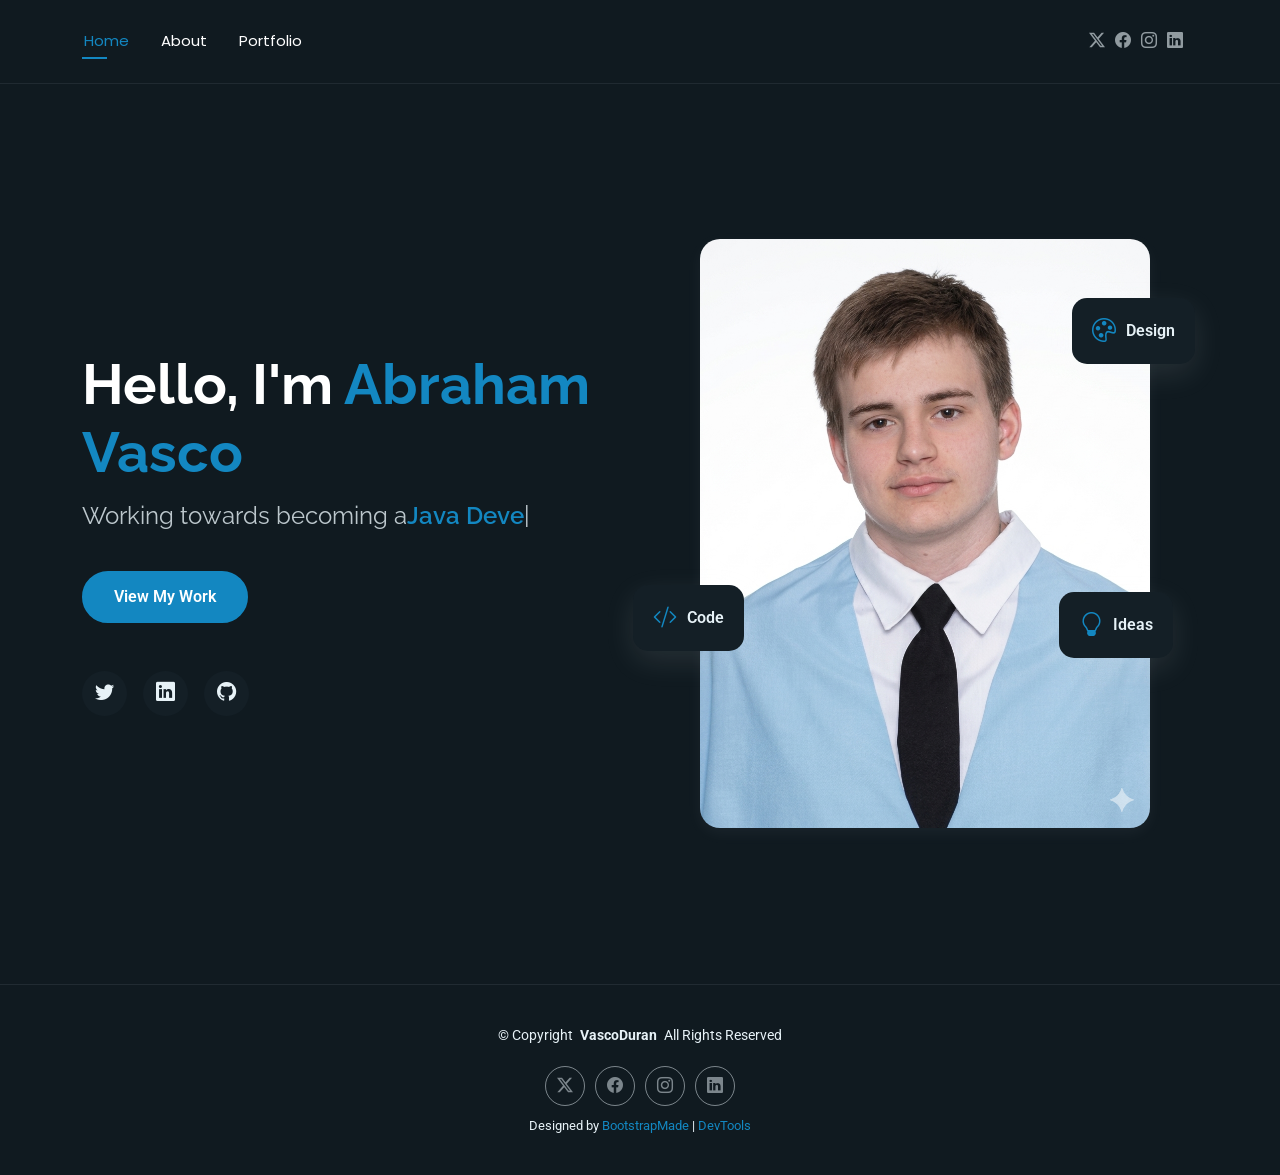
<file: index.html>
<!DOCTYPE html>
<html lang="en">

<head>
  <meta charset="utf-8">
  <meta content="width=device-width, initial-scale=1.0" name="viewport">
  <title>Main Page</title>
  <meta name="description" content="">
  <meta name="keywords" content="">

  <!-- Favicons -->
  <link href="assets/img/favicon.png" rel="icon">
  <link href="assets/img/apple-touch-icon.png" rel="apple-touch-icon">

  <!-- Fonts -->
  <link href="https://fonts.googleapis.com" rel="preconnect">
  <link href="https://fonts.gstatic.com" rel="preconnect" crossorigin>
  <link href="https://fonts.googleapis.com/css2?family=Roboto:ital,wght@0,100;0,300;0,400;0,500;0,700;0,900;1,100;1,300;1,400;1,500;1,700;1,900&family=Poppins:ital,wght@0,100;0,200;0,300;0,400;0,500;0,600;0,700;0,800;0,900;1,100;1,200;1,300;1,400;1,500;1,600;1,700;1,800;1,900&family=Raleway:ital,wght@0,100;0,200;0,300;0,400;0,500;0,600;0,700;0,800;0,900;1,100;1,200;1,300;1,400;1,500;1,600;1,700;1,800;1,900&display=swap" rel="stylesheet">

  <!-- Vendor CSS Files -->
  <link href="assets/vendor/bootstrap/css/bootstrap.min.css" rel="stylesheet">
  <link href="assets/vendor/bootstrap-icons/bootstrap-icons.css" rel="stylesheet">
  <link href="assets/vendor/aos/aos.css" rel="stylesheet">
  <link href="assets/vendor/swiper/swiper-bundle.min.css" rel="stylesheet">
  <link href="assets/vendor/glightbox/css/glightbox.min.css" rel="stylesheet">

  <!-- Main CSS File -->
  <link href="assets/css/main.css" rel="stylesheet">

  <!-- =======================================================
  * Template Name: FolioOne
  * Template URL: https://bootstrapmade.com/folioone-bootstrap-portfolio-website-template/
  * Updated: Aug 23 2025 with Bootstrap v5.3.7
  * Author: BootstrapMade.com
  * License: https://bootstrapmade.com/license/
  ======================================================== -->
</head>

<body class="index-page">

  <header id="header" class="header d-flex align-items-center light-background sticky-top">
    <div class="container position-relative d-flex align-items-center justify-content-between">
      <nav id="navmenu" class="navmenu">
        <ul>
          <li><a href="index.html" class="active">Home</a></li>
          <li><a href="about.html">About</a></li>
          <li><a href="portfolio.html">Portfolio</a></li>
        </ul>
        <i class="mobile-nav-toggle d-xl-none bi bi-list"></i>
      </nav>

      <div class="header-social-links">
        <a href="https://x.com/XVascoDuranX" class="twitter"><i class="bi bi-twitter-x"></i></a>
        <a href="https://www.facebook.com/abraham.vasco.520" class="facebook"><i class="bi bi-facebook"></i></a>
        <a href="https://www.instagram.com/xx_vascoduran_xx/" class="instagram"><i class="bi bi-instagram"></i></a>
        <a href="https://www.linkedin.com/in/abraham-vasco-duran-bb3618389/" class="linkedin"><i class="bi bi-linkedin"></i></a>
      </div>

    </div>
  </header>

  <main class="main">

    <!-- Hero Section -->
    <section id="hero" class="hero section">

      <div class="container" data-aos="fade-up" data-aos-delay="100">

        <div class="row gy-4 align-items-center">
          <div class="col-lg-6 order-2 order-lg-1">
            <div class="hero-content">
              <h1 data-aos="fade-up" data-aos-delay="200">Hello, I'm <span class="highlight">Abraham Vasco</span></h1>
              <h2 data-aos="fade-up" data-aos-delay="300">Working towards becoming a<span class="typed" data-typed-items="Java Developer, Python Developer, Web Applications Developer"></span></h2>              <p data-aos="fade-up" data-aos-delay="400"></p>
              <div class="hero-actions" data-aos="fade-up" data-aos-delay="500">
                <a href="portfolio.html" class="btn btn-primary">View My Work</a>
              </div>
              <div class="social-links" data-aos="fade-up" data-aos-delay="600">
                <a href="https://x.com/XVascoDuranX"><i class="bi bi-twitter"></i></a>
                <a href="https://www.linkedin.com/in/abraham-vasco-duran-bb3618389/"><i class="bi bi-linkedin"></i></a>
                <a href="https://github.com/XxVascoDuranxX"><i class="bi bi-github"></i></a>

              </div>
            </div>
          </div>
          <div class="col-lg-6 order-1 order-lg-2">
            <div class="hero-image" data-aos="zoom-in" data-aos-delay="300">
              <div class="image-wrapper">
                <img src="assets/img/profile/FotoMia.webp" alt="Abraham Vasco" class="img-fluid">
                <div class="floating-elements">
                  <div class="floating-card design" data-aos="fade-left" data-aos-delay="700">
                    <i class="bi bi-palette"></i>
                    <span>Design</span>
                  </div>
                  <div class="floating-card code" data-aos="fade-right" data-aos-delay="800">
                    <i class="bi bi-code-slash"></i>
                    <span>Code</span>
                  </div>
                  <div class="floating-card creativity" data-aos="fade-up" data-aos-delay="900">
                    <i class="bi bi-lightbulb"></i>
                    <span>Ideas</span>
                  </div>
                </div>
              </div>
            </div>
          </div>
        </div>

      </div>

    </section><!-- /Hero Section -->

  </main>

  <footer id="footer" class="footer">

    <div class="container">
      <div class="copyright text-center ">
        <p>© <span>Copyright</span> <strong class="px-1 sitename">VascoDuran</strong> <span>All Rights Reserved<br></span></p>
      </div>
      <div class="social-links d-flex justify-content-center">
        <a href="https://x.com/XVascoDuranX"><i class="bi bi-twitter-x"></i></a>
        <a href="https://www.facebook.com/abraham.vasco.520"><i class="bi bi-facebook"></i></a>
        <a href="https://www.instagram.com/xx_vascoduran_xx/"><i class="bi bi-instagram"></i></a>
        <a href="https://www.linkedin.com/in/abraham-vasco-duran-bb3618389/"><i class="bi bi-linkedin"></i></a>
      </div>
      <div class="credits">
        Designed by <a href="https://bootstrapmade.com/">BootstrapMade</a> | <a href="https://bootstrapmade.com/tools/">DevTools</a>
      </div>
    </div>

  </footer>

  <!-- Scroll Top -->
  <a href="#" id="scroll-top" class="scroll-top d-flex align-items-center justify-content-center"><i class="bi bi-arrow-up-short"></i></a>

  <!-- Preloader -->
  <div id="preloader"></div>

  <!-- Vendor JS Files -->
  <script src="assets/vendor/bootstrap/js/bootstrap.bundle.min.js"></script>
  <script src="assets/vendor/php-email-form/validate.js"></script>
  <script src="assets/vendor/aos/aos.js"></script>
  <script src="assets/vendor/typed.js/typed.umd.js"></script>
  <script src="assets/vendor/waypoints/noframework.waypoints.js"></script>
  <script src="assets/vendor/purecounter/purecounter_vanilla.js"></script>
  <script src="assets/vendor/swiper/swiper-bundle.min.js"></script>
  <script src="assets/vendor/imagesloaded/imagesloaded.pkgd.min.js"></script>
  <script src="assets/vendor/isotope-layout/isotope.pkgd.min.js"></script>
  <script src="assets/vendor/glightbox/js/glightbox.min.js"></script>

  <!-- Main JS File -->
  <script src="assets/js/main.js"></script>

</body>

</html>
</file>
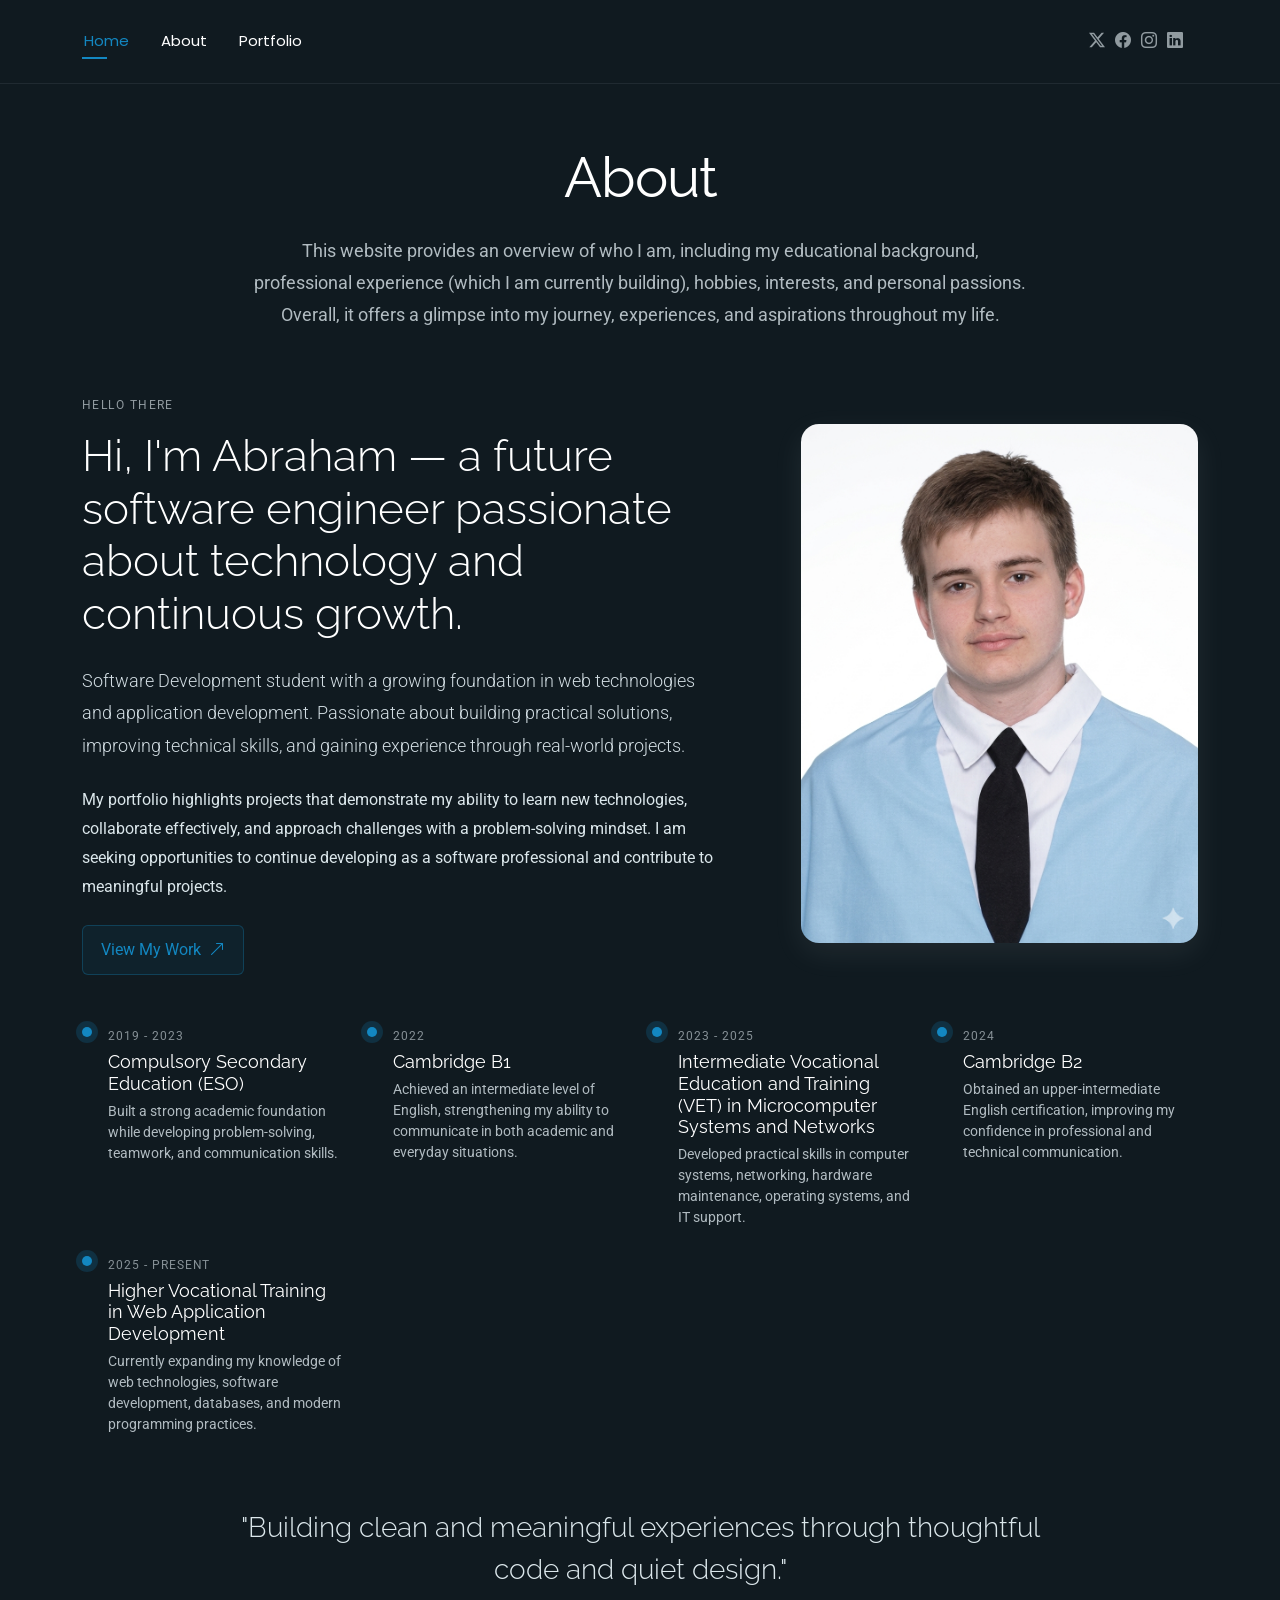
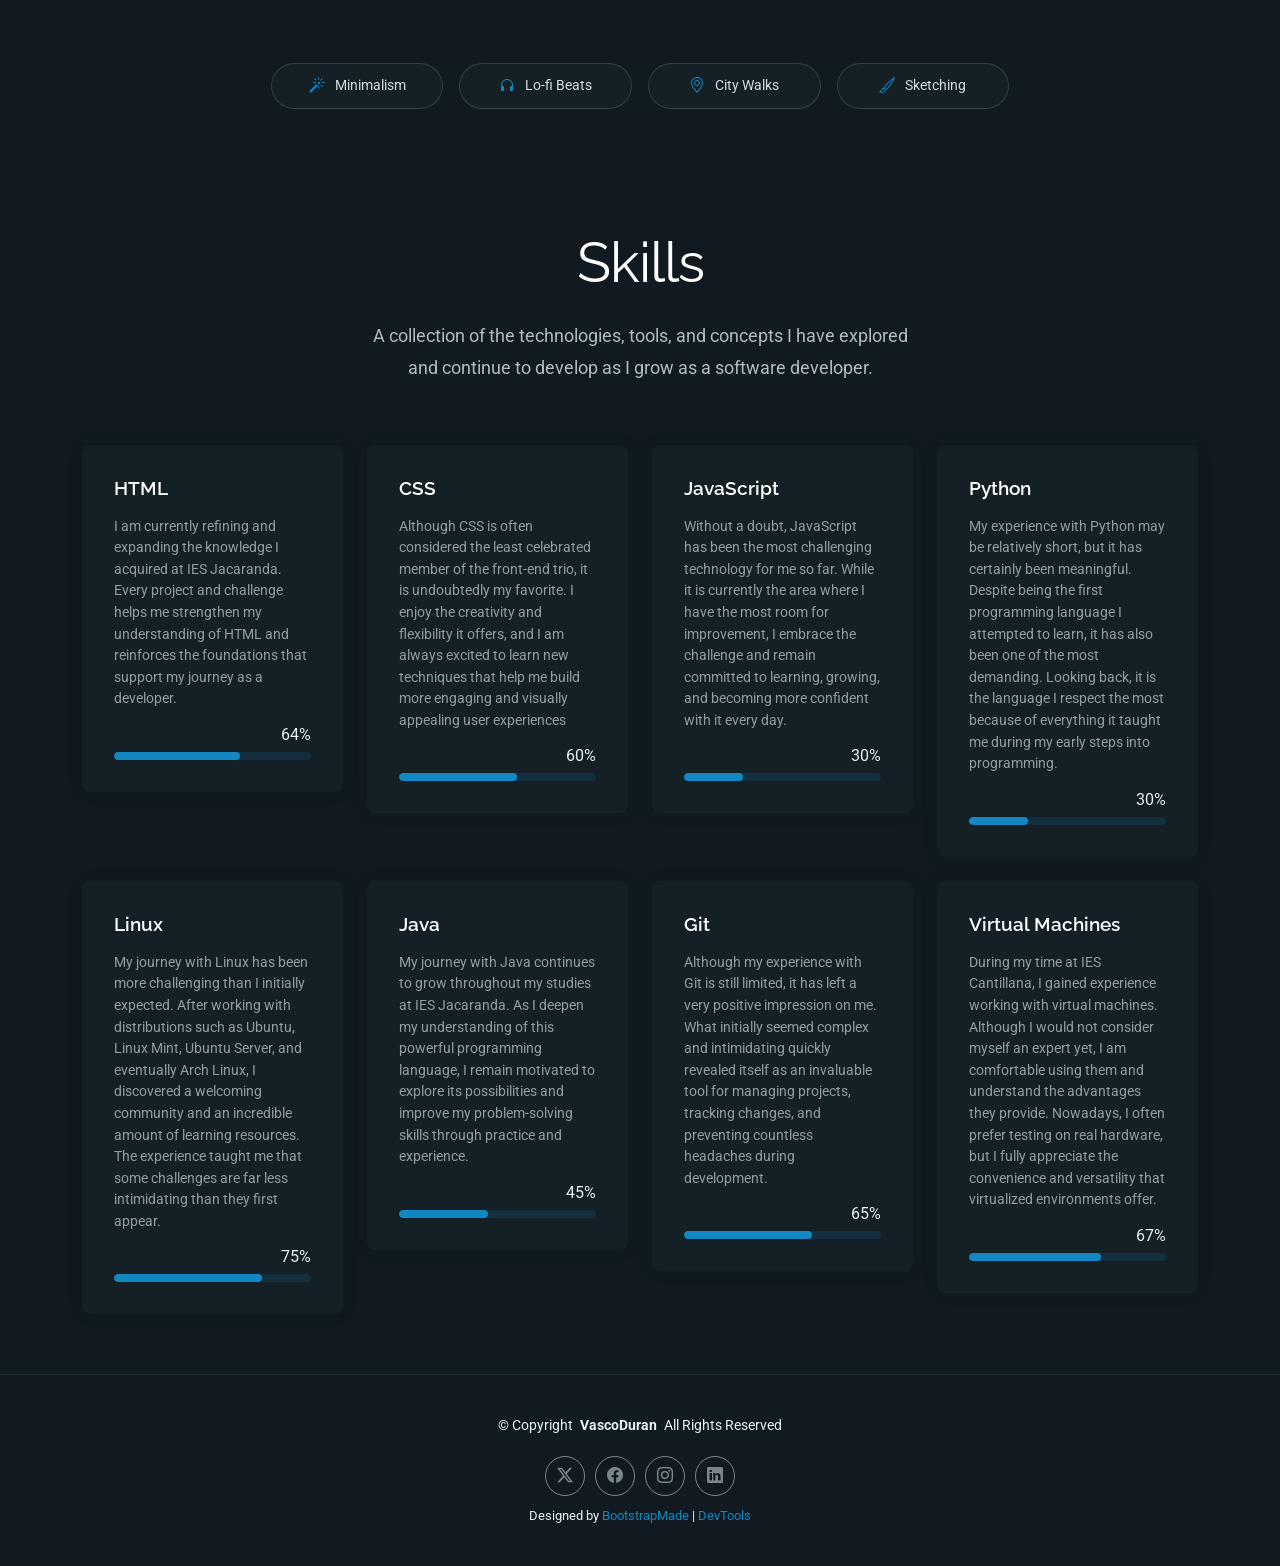
<file: about.html>
<!DOCTYPE html>
<html lang="en">

<head>
  <meta charset="utf-8">
  <meta content="width=device-width, initial-scale=1.0" name="viewport">
  <title>About</title>
  <meta name="description" content="">
  <meta name="keywords" content="">

  <!-- Favicons -->
  <link href="assets/img/favicon.png" rel="icon">
  <link href="assets/img/apple-touch-icon.png" rel="apple-touch-icon">

  <!-- Fonts -->
  <link href="https://fonts.googleapis.com" rel="preconnect">
  <link href="https://fonts.gstatic.com" rel="preconnect" crossorigin>
  <link href="https://fonts.googleapis.com/css2?family=Roboto:ital,wght@0,100;0,300;0,400;0,500;0,700;0,900;1,100;1,300;1,400;1,500;1,700;1,900&family=Poppins:ital,wght@0,100;0,200;0,300;0,400;0,500;0,600;0,700;0,800;0,900;1,100;1,200;1,300;1,400;1,500;1,600;1,700;1,800;1,900&family=Raleway:ital,wght@0,100;0,200;0,300;0,400;0,500;0,600;0,700;0,800;0,900;1,100;1,200;1,300;1,400;1,500;1,600;1,700;1,800;1,900&display=swap" rel="stylesheet">

  <!-- Vendor CSS Files -->
  <link href="assets/vendor/bootstrap/css/bootstrap.min.css" rel="stylesheet">
  <link href="assets/vendor/bootstrap-icons/bootstrap-icons.css" rel="stylesheet">
  <link href="assets/vendor/aos/aos.css" rel="stylesheet">
  <link href="assets/vendor/swiper/swiper-bundle.min.css" rel="stylesheet">
  <link href="assets/vendor/glightbox/css/glightbox.min.css" rel="stylesheet">

  <!-- Main CSS File -->
  <link href="assets/css/main.css" rel="stylesheet">

  <!-- =======================================================
  * Template Name: FolioOne
  * Template URL: https://bootstrapmade.com/folioone-bootstrap-portfolio-website-template/
  * Updated: Aug 23 2025 with Bootstrap v5.3.7
  * Author: BootstrapMade.com
  * License: https://bootstrapmade.com/license/
  ======================================================== -->
</head>

<body class="about-page">

  <header id="header" class="header d-flex align-items-center light-background sticky-top">
    <div class="container position-relative d-flex align-items-center justify-content-between">
      <nav id="navmenu" class="navmenu">
        <ul>
          <li><a href="index.html" class="active">Home</a></li>
          <li><a href="about.html">About</a></li>
          <li><a href="portfolio.html">Portfolio</a></li>
        </ul>
        <i class="mobile-nav-toggle d-xl-none bi bi-list"></i>
      </nav>

      <div class="header-social-links">
        <a href="https://x.com/XVascoDuranX" class="twitter"><i class="bi bi-twitter-x"></i></a>
        <a href="https://www.facebook.com/abraham.vasco.520" class="facebook"><i class="bi bi-facebook"></i></a>
        <a href="https://www.instagram.com/xx_vascoduran_xx/" class="instagram"><i class="bi bi-instagram"></i></a>
        <a href="https://www.linkedin.com/in/abraham-vasco-duran-bb3618389/" class="linkedin"><i class="bi bi-linkedin"></i></a>
      </div>

    </div>
  </header>

  <main class="main">

    <!-- About Section -->
    <section id="about" class="about section">

      <!-- Section Title -->
      <div class="container section-title" data-aos="fade-up">
        <h2>About</h2>
        <p>This website provides an overview of who I am, including my educational background, professional experience (which I am currently building), hobbies, interests, and personal passions. Overall, it offers a glimpse into my journey, experiences, and aspirations throughout my life.</p>
      </div><!-- End Section Title -->

      <div class="container" data-aos="fade-up" data-aos-delay="100">

        <!-- Intro + Photo -->
        <div class="row align-items-center justify-content-between gy-5 mb-5">
          <div class="col-lg-7" data-aos="fade-right" data-aos-delay="150">
            <div class="intro-content">
              <span class="eyebrow">Hello there</span>
              <h2 class="headline">Hi, I'm Abraham — a future software engineer passionate about technology and continuous growth.</h2>
              <p class="lead">Software Development student with a growing foundation in web technologies and application development. Passionate about building practical solutions, improving technical skills, and gaining experience through real-world projects.</p>
              <p>My portfolio highlights projects that demonstrate my ability to learn new technologies, collaborate effectively, and approach challenges with a problem-solving mindset. I am seeking opportunities to continue developing as a software professional and contribute to meaningful projects.</p>

              <div class="cta-group">
                <a href="portfolio.html" class="btn-ghost">
                  View My Work <i class="bi bi-arrow-up-right"></i>
                </a>
              </div>
            </div>
          </div>

          <div class="col-lg-5" data-aos="zoom-in" data-aos-delay="250">
            <figure class="profile-figure text-center text-lg-end">
              <img src="assets/img/profile/FotoMia.webp" alt="Portrait of Abraham" class="img-fluid profile-photo">
            </figure>
          </div>
        </div>
        <!-- End Intro + Photo -->
        <!-- Journey Timeline -->
        <div class="mb-5">
          <div class="row g-4">
            <div class="col-md-6 col-lg-3" data-aos="fade-up" data-aos-delay="120">
              <article class="timeline-item">
                <span class="dot"></span>
                <time>2019 - 2023</time>
                <h4>Compulsory Secondary Education (ESO)</h4>
                <p>Built a strong academic foundation while developing problem-solving, teamwork, and communication skills.</p>
              </article>
            </div>
            <div class="col-md-6 col-lg-3" data-aos="fade-up" data-aos-delay="180">
              <article class="timeline-item">
                <span class="dot"></span>
                <time>2022</time>
                <h4>Cambridge B1</h4>
                <p>Achieved an intermediate level of English, strengthening my ability to communicate in both academic and everyday situations.</p>
              </article>
            </div>
            <div class="col-md-6 col-lg-3" data-aos="fade-up" data-aos-delay="240">
              <article class="timeline-item">
                <span class="dot"></span>
                <time>2023 - 2025</time>
                <h4>Intermediate Vocational Education and Training (VET) in Microcomputer Systems and Networks</h4>
                <p>Developed practical skills in computer systems, networking, hardware maintenance, operating systems, and IT support.</p>
              </article>
            </div>
            <div class="col-md-6 col-lg-3" data-aos="fade-up" data-aos-delay="180">
              <article class="timeline-item">
                <span class="dot"></span>
                <time>2024</time>
                <h4>Cambridge B2</h4>
                <p>Obtained an upper-intermediate English certification, improving my confidence in professional and technical communication.</p>
              </article>
            </div>
            <div class="col-md-6 col-lg-3" data-aos="fade-up" data-aos-delay="300">
              <article class="timeline-item">
                <span class="dot"></span>
                <time>2025 - Present</time>
                <h4>Higher Vocational Training in Web Application Development</h4>
                <p>Currently expanding my knowledge of web technologies, software development, databases, and modern programming practices.</p>
              </article>
            </div>
          </div>
        </div>
        <!-- End Journey Timeline -->

        <!-- Quote -->
        <blockquote class="personal-quote text-center mb-5" data-aos="fade-down" data-aos-delay="200">
          <p>"Building clean and meaningful experiences through thoughtful code and quiet design."</p>
        </blockquote>
        <!-- End Quote -->

        <!-- Fun Facts -->
        <div class="row g-3 justify-content-center">
          <div class="col-6 col-md-3 col-lg-2" data-aos="zoom-in" data-aos-delay="120">
            <div class="fact-pill">
              <i class="bi bi-magic"></i>
              <span>Minimalism</span>
            </div>
          </div>
          <div class="col-6 col-md-3 col-lg-2" data-aos="zoom-in" data-aos-delay="160">
            <div class="fact-pill">
              <i class="bi bi-headphones"></i>
              <span>Lo-fi Beats</span>
            </div>
          </div>
          <div class="col-6 col-md-3 col-lg-2" data-aos="zoom-in" data-aos-delay="200">
            <div class="fact-pill">
              <i class="bi bi-geo-alt"></i>
              <span>City Walks</span>
            </div>
          </div>
          <div class="col-6 col-md-3 col-lg-2" data-aos="zoom-in" data-aos-delay="240">
            <div class="fact-pill">
              <i class="bi bi-brush"></i>
              <span>Sketching</span>
            </div>
          </div>
        </div>
        <!-- End Fun Facts -->

      </div>

    </section><!-- /About Section -->

    <!-- Skills Section -->
    <section id="skills" class="skills section">

      <!-- Section Title -->
      <div class="container section-title" data-aos="fade-up">
        <h2>Skills</h2>
        <p>A collection of the technologies, tools, and concepts I have explored and continue to develop as I grow as a software developer.
</p>
      </div><!-- End Section Title -->

      <div class="container" data-aos="fade-up" data-aos-delay="100">

        <div class="row g-4 skills-animation">

          <div class="col-md-6 col-lg-3" data-aos="fade-up" data-aos-delay="100">
            <div class="skill-box">
              <h3>HTML</h3>
              <p>I am currently refining and expanding the knowledge I acquired at IES Jacaranda. Every project and challenge helps me strengthen my understanding of HTML and reinforces the foundations that support my journey as a developer.</p>
              <span class="text-end d-block">64%</span>
              <div class="progress">
                <div class="progress-bar" role="progressbar" aria-valuenow="64" aria-valuemin="0" aria-valuemax="100"></div>
              </div>
            </div>
          </div>

          <div class="col-md-6 col-lg-3" data-aos="fade-up" data-aos-delay="200">
            <div class="skill-box">
              <h3>CSS</h3>
              <p>Although CSS is often considered the least celebrated member of the front-end trio, it is undoubtedly my favorite. I enjoy the creativity and flexibility it offers, and I am always excited to learn new techniques that help me build more engaging and visually appealing user experiences</p>
              <span class="text-end d-block">60%</span>
              <div class="progress">
                <div class="progress-bar" role="progressbar" aria-valuenow="60" aria-valuemin="0" aria-valuemax="100"></div>
              </div>
            </div>
          </div>

          <div class="col-md-6 col-lg-3" data-aos="fade-up" data-aos-delay="300">
            <div class="skill-box">
              <h3>JavaScript</h3>
              <p>Without a doubt, JavaScript has been the most challenging technology for me so far. While it is currently the area where I have the most room for improvement, I embrace the challenge and remain committed to learning, growing, and becoming more confident with it every day.</p>
              <span class="text-end d-block">30%</span>
              <div class="progress">
                <div class="progress-bar" role="progressbar" aria-valuenow="30" aria-valuemin="0" aria-valuemax="100"></div>
              </div>
            </div>
          </div>

          <div class="col-md-6 col-lg-3" data-aos="fade-up" data-aos-delay="400">
            <div class="skill-box">
              <h3>Python</h3>
              <p>My experience with Python may be relatively short, but it has certainly been meaningful. Despite being the first programming language I attempted to learn, it has also been one of the most demanding. Looking back, it is the language I respect the most because of everything it taught me during my early steps into programming.</p>
              <span class="text-end d-block">30%</span>
              <div class="progress">
                <div class="progress-bar" role="progressbar" aria-valuenow="30" aria-valuemin="0" aria-valuemax="100">
                </div>
              </div>
            </div>
          </div>

          <div class="col-md-6 col-lg-3" data-aos="fade-up" data-aos-delay="500">
            <div class="skill-box">
              <h3>Linux</h3>
              <p>My journey with Linux has been more challenging than I initially expected. After working with distributions such as Ubuntu, Linux Mint, Ubuntu Server, and eventually Arch Linux, I discovered a welcoming community and an incredible amount of learning resources. The experience taught me that some challenges are far less intimidating than they first appear.
</p>
              <span class="text-end d-block">75%</span>
              <div class="progress">
                <div class="progress-bar" role="progressbar" aria-valuenow="75" aria-valuemin="0" aria-valuemax="100">
                </div>
              </div>
            </div>
          </div>

          <div class="col-md-6 col-lg-3" data-aos="fade-up" data-aos-delay="700">
            <div class="skill-box">
              <h3>Java</h3>
              <p>My journey with Java continues to grow throughout my studies at IES Jacaranda. As I deepen my understanding of this powerful programming language, I remain motivated to explore its possibilities and improve my problem-solving skills through practice and experience.</p>
              <span class="text-end d-block">45%</span>
              <div class="progress">
                <div class="progress-bar" role="progressbar" aria-valuenow="45" aria-valuemin="0" aria-valuemax="100">
                </div>
              </div>
            </div>
          </div>

          <div class="col-md-6 col-lg-3" data-aos="fade-up" data-aos-delay="800">
            <div class="skill-box">
              <h3>Git</h3>
              <p>Although my experience with Git is still limited, it has left a very positive impression on me. What initially seemed complex and intimidating quickly revealed itself as an invaluable tool for managing projects, tracking changes, and preventing countless headaches during development.</p>
              <span class="text-end d-block">65%</span>
              <div class="progress">
                <div class="progress-bar" role="progressbar" aria-valuenow="65" aria-valuemin="0" aria-valuemax="100">
                </div>
              </div>
            </div>
          </div>

          <div class="col-md-6 col-lg-3" data-aos="fade-up" data-aos-delay="500">
            <div class="skill-box">
              <h3>Virtual Machines</h3>
              <p>During my time at IES Cantillana, I gained experience working with virtual machines. Although I would not consider myself an expert yet, I am comfortable using them and understand the advantages they provide. Nowadays, I often prefer testing on real hardware, but I fully appreciate the convenience and versatility that virtualized environments offer.</p>
              <span class="text-end d-block">67%</span>
              <div class="progress">
                <div class="progress-bar" role="progressbar" aria-valuenow="67" aria-valuemin="0" aria-valuemax="100">
                </div>
              </div>
            </div>
          </div>

        </div>

      </div>

    </section><!-- /Skills Section -->



  </main>

  <footer id="footer" class="footer">

    <div class="container">
      <div class="copyright text-center ">
        <p>© <span>Copyright</span> <strong class="px-1 sitename">VascoDuran</strong> <span>All Rights Reserved<br></span></p>
      </div>
      <div class="social-links d-flex justify-content-center">
        <a href="https://x.com/XVascoDuranX"><i class="bi bi-twitter-x"></i></a>
        <a href="https://www.facebook.com/abraham.vasco.520"><i class="bi bi-facebook"></i></a>
        <a href="https://www.instagram.com/xx_vascoduran_xx/"><i class="bi bi-instagram"></i></a>
        <a href="https://www.linkedin.com/in/abraham-vasco-duran-bb3618389/"><i class="bi bi-linkedin"></i></a>
      </div>
      <div class="credits">
        Designed by <a href="https://bootstrapmade.com/">BootstrapMade</a> | <a href="https://bootstrapmade.com/tools/">DevTools</a>
      </div>
    </div>

  </footer>

  <!-- Scroll Top -->
  <a href="#" id="scroll-top" class="scroll-top d-flex align-items-center justify-content-center"><i class="bi bi-arrow-up-short"></i></a>

  <!-- Preloader -->
  <div id="preloader"></div>

  <!-- Vendor JS Files -->
  <script src="assets/vendor/bootstrap/js/bootstrap.bundle.min.js"></script>
  <script src="assets/vendor/php-email-form/validate.js"></script>
  <script src="assets/vendor/aos/aos.js"></script>
  <script src="assets/vendor/typed.js/typed.umd.js"></script>
  <script src="assets/vendor/waypoints/noframework.waypoints.js"></script>
  <script src="assets/vendor/purecounter/purecounter_vanilla.js"></script>
  <script src="assets/vendor/swiper/swiper-bundle.min.js"></script>
  <script src="assets/vendor/imagesloaded/imagesloaded.pkgd.min.js"></script>
  <script src="assets/vendor/isotope-layout/isotope.pkgd.min.js"></script>
  <script src="assets/vendor/glightbox/js/glightbox.min.js"></script>

  <!-- Main JS File -->
  <script src="assets/js/main.js"></script>

</body>

</html>
</file>
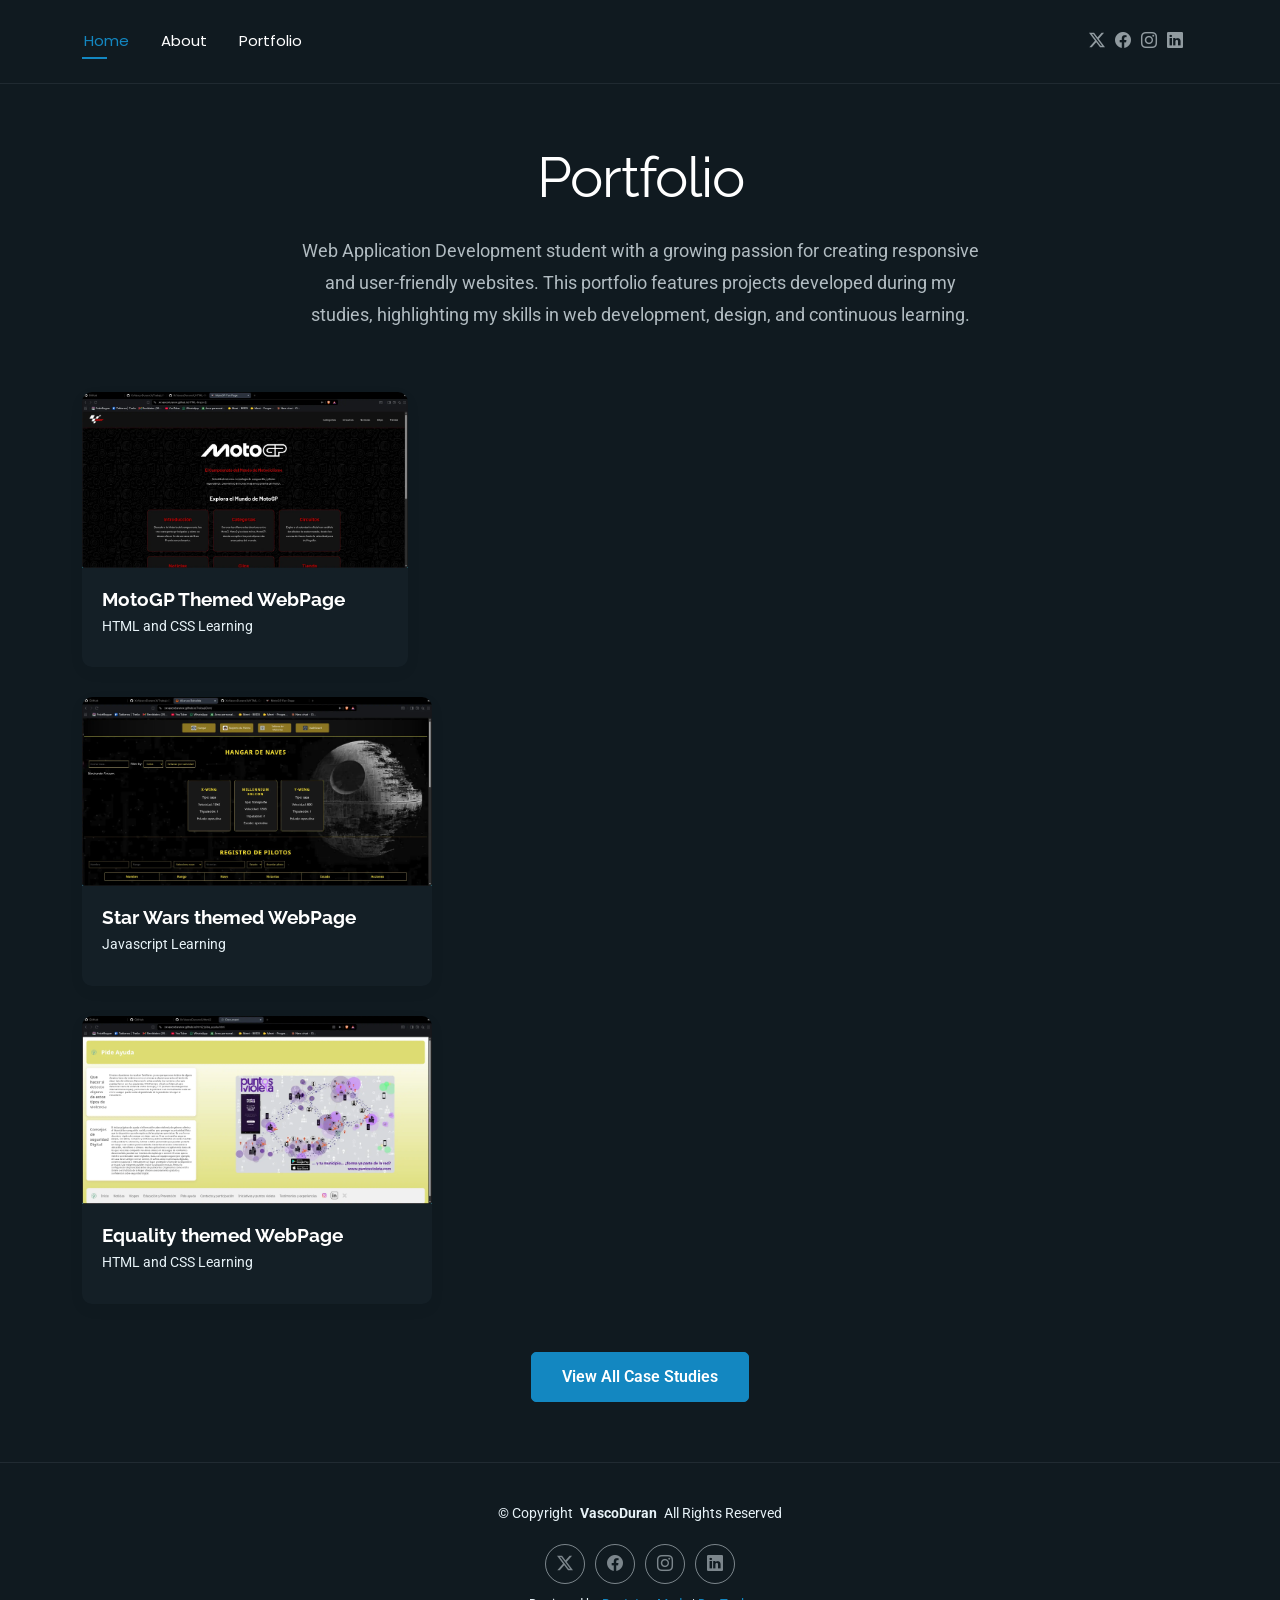
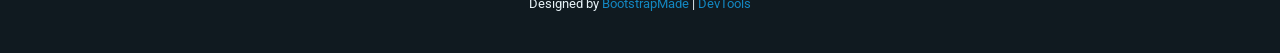
<file: portfolio.html>
<!DOCTYPE html>
<html lang="en">

<head>
  <meta charset="utf-8">
  <meta content="width=device-width, initial-scale=1.0" name="viewport">
  <title>Portfolio - FolioOne Bootstrap Template</title>
  <meta name="description" content="">
  <meta name="keywords" content="">

  <!-- Favicons -->
  <link href="assets/img/favicon.png" rel="icon">
  <link href="assets/img/apple-touch-icon.png" rel="apple-touch-icon">

  <!-- Fonts -->
  <link href="https://fonts.googleapis.com" rel="preconnect">
  <link href="https://fonts.gstatic.com" rel="preconnect" crossorigin>
  <link href="https://fonts.googleapis.com/css2?family=Roboto:ital,wght@0,100;0,300;0,400;0,500;0,700;0,900;1,100;1,300;1,400;1,500;1,700;1,900&family=Poppins:ital,wght@0,100;0,200;0,300;0,400;0,500;0,600;0,700;0,800;0,900;1,100;1,200;1,300;1,400;1,500;1,600;1,700;1,800;1,900&family=Raleway:ital,wght@0,100;0,200;0,300;0,400;0,500;0,600;0,700;0,800;0,900;1,100;1,200;1,300;1,400;1,500;1,600;1,700;1,800;1,900&display=swap" rel="stylesheet">

  <!-- Vendor CSS Files -->
  <link href="assets/vendor/bootstrap/css/bootstrap.min.css" rel="stylesheet">
  <link href="assets/vendor/bootstrap-icons/bootstrap-icons.css" rel="stylesheet">
  <link href="assets/vendor/aos/aos.css" rel="stylesheet">
  <link href="assets/vendor/swiper/swiper-bundle.min.css" rel="stylesheet">
  <link href="assets/vendor/glightbox/css/glightbox.min.css" rel="stylesheet">

  <!-- Main CSS File -->
  <link href="assets/css/main.css" rel="stylesheet">

  <!-- =======================================================
  * Template Name: FolioOne
  * Template URL: https://bootstrapmade.com/folioone-bootstrap-portfolio-website-template/
  * Updated: Aug 23 2025 with Bootstrap v5.3.7
  * Author: BootstrapMade.com
  * License: https://bootstrapmade.com/license/
  ======================================================== -->
</head>

<body class="portfolio-page">

  <header id="header" class="header d-flex align-items-center light-background sticky-top">
    <div class="container position-relative d-flex align-items-center justify-content-between">
      <nav id="navmenu" class="navmenu">
        <ul>
          <li><a href="index.html" class="active">Home</a></li>
          <li><a href="about.html">About</a></li>
          <li><a href="portfolio.html">Portfolio</a></li>
        </ul>
        <i class="mobile-nav-toggle d-xl-none bi bi-list"></i>
      </nav>

      <div class="header-social-links">
        <a href="https://x.com/XVascoDuranX" class="twitter"><i class="bi bi-twitter-x"></i></a>
        <a href="https://www.facebook.com/abraham.vasco.520" class="facebook"><i class="bi bi-facebook"></i></a>
        <a href="https://www.instagram.com/xx_vascoduran_xx/" class="instagram"><i class="bi bi-instagram"></i></a>
        <a href="https://www.linkedin.com/in/abraham-vasco-duran-bb3618389/" class="linkedin"><i class="bi bi-linkedin"></i></a>
      </div>

    </div>
  </header>


  <main class="main">

    <!-- Portfolio Section -->
    <section id="portfolio" class="portfolio section">

      <!-- Section Title -->
      <div class="container section-title" data-aos="fade-up">
        <h2>Portfolio</h2>
        <p>Web Application Development student with a growing passion for creating responsive and user-friendly websites. This portfolio features projects developed during my studies, highlighting my skills in web development, design, and continuous learning.</p>
      </div><!-- End Section Title -->

      <div class="container" data-aos="fade-up" data-aos-delay="100">

        <div class="isotope-layout" data-default-filter="*" data-layout="masonry" data-sort="original-order">
          <div class="row gy-4 isotope-container" data-aos="fade-up" data-aos-delay="300">
            <div class="col-lg-4 col-md-6 portfolio-item isotope-item filter-strategy">
              <div class="portfolio-card">
                <div class="portfolio-img">
                  <img src="assets/img/portfolio/2026-06-05-205712_hyprshot.webp" alt="Portfolio Item" class="img-fluid">
                  <div class="portfolio-overlay">
                    <a href="assets/img/portfolio/2026-06-05-205712_hyprshot.webp" class="glightbox portfolio-lightbox"><i class="bi bi-plus"></i></a>
                    <a href="https://xxvascoduranxx.github.io/HTML-Grupo-2/" class="portfolio-details-link"><i class="bi bi-link"></i></a>
                  </div>
                </div>
                <div class="portfolio-info">
                  <h4>MotoGP Themed WebPage</h4>
                  <p>HTML and CSS Learning</p>
                  </div>
                </div>
              </div>
            </div>

            <div class="col-lg-4 col-md-6 portfolio-item isotope-item filter-finance">
              <div class="portfolio-card">
                <div class="portfolio-img">
                  <img src="assets/img/portfolio/2026-06-05-205732_hyprshot.webp" alt="Portfolio Item" class="img-fluid">
                  <div class="portfolio-overlay">
                    <a href="assets/img/portfolio/2026-06-05-205732_hyprshot.webp" class="glightbox portfolio-lightbox"><i class="bi bi-plus"></i></a>
                    <a href="https://xxvascoduranxx.github.io/TrabajoDom/" class="portfolio-details-link"><i class="bi bi-link"></i></a>
                  </div>
                </div>
                <div class="portfolio-info">
                  <h4>Star Wars themed WebPage</h4>
                  <p>Javascript Learning</p>
                </div>
              </div>
            </div>

            <div class="col-lg-4 col-md-6 portfolio-item isotope-item filter-operations">
              <div class="portfolio-card">
                <div class="portfolio-img">
                  <img src="assets/img/portfolio/2026-06-05-205933_hyprshot.webp" alt="Portfolio Item" class="img-fluid">
                  <div class="portfolio-overlay">
                    <a href="assets/img/portfolio/2026-06-05-205933_hyprshot.webp" class="glightbox portfolio-lightbox"><i class="bi bi-plus"></i></a>
                    <a href="https://xxvascoduranxx.github.io/html2/" class="portfolio-details-link"><i class="bi bi-link"></i></a>
                  </div>
                </div>
                <div class="portfolio-info">
                  <h4>Equality themed WebPage</h4>
                  <p>HTML and CSS Learning</p>
                </div>
              </div>
            </div>


        </div>

        <div class="text-center mt-5" data-aos="fade-up" data-aos-delay="400">
          <a href="#portfolio" class="btn btn-primary">View All Case Studies</a>
        </div>

      </div>

    </section><!-- /Portfolio Section -->

  </main>

<footer id="footer" class="footer">

    <div class="container">
      <div class="copyright text-center ">
        <p>© <span>Copyright</span> <strong class="px-1 sitename">VascoDuran</strong> <span>All Rights Reserved<br></span></p>
      </div>
      <div class="social-links d-flex justify-content-center">
        <a href="https://x.com/XVascoDuranX"><i class="bi bi-twitter-x"></i></a>
        <a href="https://www.facebook.com/abraham.vasco.520"><i class="bi bi-facebook"></i></a>
        <a href="https://www.instagram.com/xx_vascoduran_xx/"><i class="bi bi-instagram"></i></a>
        <a href="https://www.linkedin.com/in/abraham-vasco-duran-bb3618389/"><i class="bi bi-linkedin"></i></a>
      </div>
      <div class="credits">
        Designed by <a href="https://bootstrapmade.com/">BootstrapMade</a> | <a href="https://bootstrapmade.com/tools/">DevTools</a>
      </div>
    </div>

  </footer>

  <!-- Scroll Top -->
  <a href="#" id="scroll-top" class="scroll-top d-flex align-items-center justify-content-center"><i class="bi bi-arrow-up-short"></i></a>

  <!-- Preloader -->
  <div id="preloader"></div>

  <!-- Vendor JS Files -->
  <script src="assets/vendor/bootstrap/js/bootstrap.bundle.min.js"></script>
  <script src="assets/vendor/php-email-form/validate.js"></script>
  <script src="assets/vendor/aos/aos.js"></script>
  <script src="assets/vendor/typed.js/typed.umd.js"></script>
  <script src="assets/vendor/waypoints/noframework.waypoints.js"></script>
  <script src="assets/vendor/purecounter/purecounter_vanilla.js"></script>
  <script src="assets/vendor/swiper/swiper-bundle.min.js"></script>
  <script src="assets/vendor/imagesloaded/imagesloaded.pkgd.min.js"></script>
  <script src="assets/vendor/isotope-layout/isotope.pkgd.min.js"></script>
  <script src="assets/vendor/glightbox/js/glightbox.min.js"></script>

  <!-- Main JS File -->
  <script src="assets/js/main.js"></script>

</body>

</html>
</file>
<file: assets/css/main.css>
/**
* Template Name: FolioOne
* Template URL: https://bootstrapmade.com/folioone-bootstrap-portfolio-website-template/
* Updated: Aug 23 2025 with Bootstrap v5.3.7
* Author: BootstrapMade.com
* License: https://bootstrapmade.com/license/
*/

/*--------------------------------------------------------------
# Font & Color Variables
# Help: https://bootstrapmade.com/color-system/
--------------------------------------------------------------*/
/* Fonts */
:root {
  --default-font: "Roboto",  system-ui, -apple-system, "Segoe UI", Roboto, "Helvetica Neue", Arial, "Noto Sans", "Liberation Sans", sans-serif, "Apple Color Emoji", "Segoe UI Emoji", "Segoe UI Symbol", "Noto Color Emoji";
  --heading-font: "Raleway",  sans-serif;
  --nav-font: "Poppins",  sans-serif;
}

/* Global Colors - The following color variables are used throughout the website. Updating them here will change the color scheme of the entire website */
:root { 
  --background-color: #101a20; /* Background color for the entire website, including individual sections */
  --default-color: #e7f2f7; /* Default color used for the majority of the text content across the entire website */
  --heading-color: #ffffff; /* Color for headings, subheadings and title throughout the website */
  --accent-color: #1387c1; /* Accent color that represents your brand on the website. It's used for buttons, links, and other elements that need to stand out */
  --surface-color: #141f26; /* The surface color is used as a background of boxed elements within sections, such as cards, icon boxes, or other elements that require a visual separation from the global background. */
  --contrast-color: #ffffff; /* Contrast color for text, ensuring readability against backgrounds of accent, heading, or default colors. */
}

/* Nav Menu Colors - The following color variables are used specifically for the navigation menu. They are separate from the global colors to allow for more customization options */
:root {
  --nav-color: #ffffff;  /* The default color of the main navmenu links */
  --nav-hover-color: #1387c1; /* Applied to main navmenu links when they are hovered over or active */
  --nav-mobile-background-color: #213642; /* Used as the background color for mobile navigation menu */
  --nav-dropdown-background-color: #051117; /* Used as the background color for dropdown items that appear when hovering over primary navigation items */
  --nav-dropdown-color: #e7f2f7; /* Used for navigation links of the dropdown items in the navigation menu. */
  --nav-dropdown-hover-color: #1387c1; /* Similar to --nav-hover-color, this color is applied to dropdown navigation links when they are hovered over. */
}

/* Color Presets - These classes override global colors when applied to any section or element, providing reuse of the sam color scheme. */

.light-background {
  --background-color: #142027;
  --surface-color: #325264;
}

.dark-background {
  --background-color: #0b1419;
  --default-color: #ffffff;
  --heading-color: #ffffff;
  --surface-color: #252525;
  --contrast-color: #ffffff;
}

/* Smooth scroll */
:root {
  scroll-behavior: smooth;
}

/*--------------------------------------------------------------
# General Styling & Shared Classes
--------------------------------------------------------------*/
body {
  color: var(--default-color);
  background-color: var(--background-color);
  font-family: var(--default-font);
}

a {
  color: var(--accent-color);
  text-decoration: none;
  transition: 0.3s;
}

a:hover {
  color: color-mix(in srgb, var(--accent-color), transparent 25%);
  text-decoration: none;
}

h1,
h2,
h3,
h4,
h5,
h6 {
  color: var(--heading-color);
  font-family: var(--heading-font);
}

/* PHP Email Form Messages
------------------------------*/
.php-email-form .error-message {
  display: none;
  background: #df1529;
  color: #ffffff;
  text-align: left;
  padding: 15px;
  margin-bottom: 24px;
  font-weight: 600;
}

.php-email-form .sent-message {
  display: none;
  color: #ffffff;
  background: #059652;
  text-align: center;
  padding: 15px;
  margin-bottom: 24px;
  font-weight: 600;
}

.php-email-form .loading {
  display: none;
  background: var(--surface-color);
  text-align: center;
  padding: 15px;
  margin-bottom: 24px;
}

.php-email-form .loading:before {
  content: "";
  display: inline-block;
  border-radius: 50%;
  width: 24px;
  height: 24px;
  margin: 0 10px -6px 0;
  border: 3px solid var(--accent-color);
  border-top-color: var(--surface-color);
  animation: php-email-form-loading 1s linear infinite;
}

@keyframes php-email-form-loading {
  0% {
    transform: rotate(0deg);
  }

  100% {
    transform: rotate(360deg);
  }
}

/*--------------------------------------------------------------
# Global Header
--------------------------------------------------------------*/
.header {
  --background-color: rgba(255, 255, 255, 0);
  color: var(--default-color);
  background-color: var(--background-color);
  padding: 15px 0;
  transition: all 0.5s;
  z-index: 997;
  border-bottom: 1px solid color-mix(in srgb, var(--default-color), transparent 92%);
}

.header .logo {
  line-height: 1;
}

.header .logo img {
  max-height: 36px;
  margin-right: 8px;
}

.header .logo h1 {
  font-size: 32px;
  margin: 0;
  font-weight: 400;
  color: var(--heading-color);
}

.header .header-social-links {
  padding-right: 15px;
}

.header .header-social-links a {
  color: color-mix(in srgb, var(--default-color), transparent 40%);
  padding-left: 6px;
  display: inline-block;
  transition: 0.3s;
  font-size: 16px;
}

.header .header-social-links a:hover {
  color: var(--default-color);
}

.header .header-social-links a i {
  line-height: 0px;
}

@media (max-width: 1200px) {
  .header .logo {
    order: 1;
  }

  .header .header-social-links {
    order: 2;
  }

  .header .navmenu {
    order: 3;
  }
}

/* Global Header on Scroll
------------------------------*/
.scrolled .header {
  --background-color: rgba(16, 26, 32, 0.9);
}

/*--------------------------------------------------------------
# Navigation Menu
--------------------------------------------------------------*/
/* Desktop Navigation */
@media (min-width: 1200px) {
  .navmenu {
    padding: 0;
  }

  .navmenu ul {
    margin: 0;
    padding: 0;
    display: flex;
    list-style: none;
    align-items: center;
  }

  .navmenu li {
    position: relative;
  }

  .navmenu>ul>li {
    white-space: nowrap;
    padding: 15px 28px 15px 0;
  }

  .navmenu>ul>li:last-child {
    padding-right: 0;
  }

  .navmenu a,
  .navmenu a:focus {
    color: var(--nav-color);
    font-size: 15px;
    padding: 0 2px;
    font-family: var(--nav-font);
    font-weight: 400;
    display: flex;
    align-items: center;
    justify-content: space-between;
    white-space: nowrap;
    transition: 0.3s;
    position: relative;
  }

  .navmenu a i,
  .navmenu a:focus i {
    font-size: 12px;
    line-height: 0;
    margin-left: 5px;
    transition: 0.3s;
  }

  .navmenu>ul>li>a:before {
    content: "";
    position: absolute;
    height: 2px;
    bottom: -6px;
    left: 0;
    background-color: var(--nav-hover-color);
    visibility: hidden;
    width: 0px;
    transition: all 0.3s ease-in-out 0s;
  }

  .navmenu a:hover:before,
  .navmenu li:hover>a:before,
  .navmenu .active:before {
    visibility: visible;
    width: 25px;
  }

  .navmenu li:hover>a,
  .navmenu .active,
  .navmenu .active:focus {
    color: var(--nav-hover-color);
  }

  .navmenu .dropdown ul {
    margin: 0;
    padding: 10px 0;
    background: var(--nav-dropdown-background-color);
    display: block;
    position: absolute;
    visibility: hidden;
    left: -5px;
    top: 130%;
    opacity: 0;
    transition: 0.3s;
    border-radius: 4px;
    z-index: 99;
    box-shadow: 0px 0px 30px rgba(0, 0, 0, 0.1);
  }

  .navmenu .dropdown ul li {
    min-width: 200px;
  }

  .navmenu .dropdown ul a {
    padding: 10px 20px;
    font-size: 15px;
    text-transform: none;
    color: var(--nav-dropdown-color);
  }

  .navmenu .dropdown ul a i {
    font-size: 12px;
  }

  .navmenu .dropdown ul a:hover,
  .navmenu .dropdown ul .active:hover,
  .navmenu .dropdown ul li:hover>a {
    color: var(--nav-dropdown-hover-color);
  }

  .navmenu .dropdown:hover>ul {
    opacity: 1;
    top: 100%;
    visibility: visible;
  }

  .navmenu .dropdown .dropdown ul {
    top: 0;
    left: -90%;
    visibility: hidden;
  }

  .navmenu .dropdown .dropdown:hover>ul {
    opacity: 1;
    top: 0;
    left: -100%;
    visibility: visible;
  }
}

/* Mobile Navigation */
@media (max-width: 1199px) {
  .mobile-nav-toggle {
    color: var(--nav-color);
    font-size: 28px;
    line-height: 0;
    margin-right: 10px;
    cursor: pointer;
    transition: color 0.3s;
  }

  .navmenu {
    padding: 0;
    z-index: 9997;
  }

  .navmenu ul {
    display: none;
    list-style: none;
    position: absolute;
    inset: 60px 20px 20px 20px;
    padding: 10px 0;
    margin: 0;
    border-radius: 6px;
    background-color: var(--nav-mobile-background-color);
    border: 1px solid color-mix(in srgb, var(--default-color), transparent 90%);
    box-shadow: none;
    overflow-y: auto;
    transition: 0.3s;
    z-index: 9998;
  }

  .navmenu a,
  .navmenu a:focus {
    color: var(--nav-dropdown-color);
    padding: 10px 20px;
    font-family: var(--nav-font);
    font-size: 17px;
    font-weight: 500;
    display: flex;
    align-items: center;
    justify-content: space-between;
    white-space: nowrap;
    transition: 0.3s;
  }

  .navmenu a i,
  .navmenu a:focus i {
    font-size: 12px;
    line-height: 0;
    margin-left: 5px;
    width: 30px;
    height: 30px;
    display: flex;
    align-items: center;
    justify-content: center;
    border-radius: 50%;
    transition: 0.3s;
    background-color: color-mix(in srgb, var(--accent-color), transparent 90%);
  }

  .navmenu a i:hover,
  .navmenu a:focus i:hover {
    background-color: var(--accent-color);
    color: var(--contrast-color);
  }

  .navmenu a:hover,
  .navmenu .active,
  .navmenu .active:focus {
    color: var(--nav-dropdown-hover-color);
  }

  .navmenu .active i,
  .navmenu .active:focus i {
    background-color: var(--accent-color);
    color: var(--contrast-color);
    transform: rotate(180deg);
  }

  .navmenu .dropdown ul {
    position: static;
    display: none;
    z-index: 99;
    padding: 10px 0;
    margin: 10px 20px;
    background-color: var(--nav-dropdown-background-color);
    transition: all 0.5s ease-in-out;
  }

  .navmenu .dropdown ul ul {
    background-color: rgba(33, 37, 41, 0.1);
  }

  .navmenu .dropdown>.dropdown-active {
    display: block;
    background-color: rgba(33, 37, 41, 0.03);
  }

  .mobile-nav-active {
    overflow: hidden;
  }

  .mobile-nav-active .mobile-nav-toggle {
    color: #fff;
    position: absolute;
    font-size: 32px;
    top: 15px;
    right: 15px;
    margin-right: 0;
    z-index: 9999;
  }

  .mobile-nav-active .navmenu {
    position: fixed;
    overflow: hidden;
    inset: 0;
    background: rgba(33, 37, 41, 0.8);
    transition: 0.3s;
  }

  .mobile-nav-active .navmenu>ul {
    display: block;
  }
}

/*--------------------------------------------------------------
# Global Footer
--------------------------------------------------------------*/
.footer {
  color: var(--default-color);
  background-color: var(--background-color);
  font-size: 14px;
  padding: 40px 0;
  position: relative;
  border-top: 1px solid color-mix(in srgb, var(--default-color), transparent 92%);
}

.footer .copyright p {
  margin-bottom: 0;
}

.footer .social-links {
  margin-top: 20px;
}

.footer .social-links a {
  display: flex;
  align-items: center;
  justify-content: center;
  width: 40px;
  height: 40px;
  border-radius: 50%;
  border: 1px solid color-mix(in srgb, var(--default-color), transparent 50%);
  font-size: 16px;
  color: color-mix(in srgb, var(--default-color), transparent 50%);
  margin: 0 5px;
  transition: 0.3s;
}

.footer .social-links a:hover {
  color: var(--accent-color);
  border-color: var(--accent-color);
}

.footer .credits {
  margin-top: 10px;
  font-size: 13px;
  text-align: center;
}

/*--------------------------------------------------------------
# Preloader
--------------------------------------------------------------*/
#preloader {
  position: fixed;
  inset: 0;
  z-index: 9999;
  overflow: hidden;
  background-color: var(--background-color);
  transition: all 0.6s ease-out;
  width: 100%;
  height: 100vh;
}

#preloader:before,
#preloader:after {
  content: "";
  position: absolute;
  border: 4px solid var(--accent-color);
  border-radius: 50%;
  animation: animate-preloader 2s cubic-bezier(0, 0.2, 0.8, 1) infinite;
}

#preloader:after {
  animation-delay: -0.5s;
}

@keyframes animate-preloader {
  0% {
    width: 10px;
    height: 10px;
    top: calc(50% - 5px);
    left: calc(50% - 5px);
    opacity: 1;
  }

  100% {
    width: 72px;
    height: 72px;
    top: calc(50% - 36px);
    left: calc(50% - 36px);
    opacity: 0;
  }
}

/*--------------------------------------------------------------
# Scroll Top Button
--------------------------------------------------------------*/
.scroll-top {
  position: fixed;
  visibility: hidden;
  opacity: 0;
  right: 15px;
  bottom: -15px;
  z-index: 99999;
  background-color: var(--accent-color);
  width: 44px;
  height: 44px;
  border-radius: 50px;
  transition: all 0.4s;
}

.scroll-top i {
  font-size: 24px;
  color: var(--contrast-color);
  line-height: 0;
}

.scroll-top:hover {
  background-color: color-mix(in srgb, var(--accent-color), transparent 20%);
  color: var(--contrast-color);
}

.scroll-top.active {
  visibility: visible;
  opacity: 1;
  bottom: 15px;
}

/*--------------------------------------------------------------
# Disable aos animation delay on mobile devices
--------------------------------------------------------------*/
@media screen and (max-width: 768px) {
  [data-aos-delay] {
    transition-delay: 0 !important;
  }
}

/*--------------------------------------------------------------
# Global Page Titles & Breadcrumbs
--------------------------------------------------------------*/
.page-title {
  color: var(--default-color);
  background-color: var(--background-color);
  position: relative;
}

.page-title .heading {
  padding: 80px 0;
  border-top: 1px solid color-mix(in srgb, var(--default-color), transparent 90%);
}

.page-title .heading h1 {
  font-size: 38px;
  font-weight: 700;
}

.page-title nav {
  background-color: color-mix(in srgb, var(--default-color), transparent 96%);
  padding: 20px 0;
}

.page-title nav ol {
  display: flex;
  flex-wrap: wrap;
  list-style: none;
  padding: 0;
  margin: 0;
  font-size: 16px;
  font-weight: 400;
}

.page-title nav ol li+li {
  padding-left: 10px;
}

.page-title nav ol li+li::before {
  content: "/";
  display: inline-block;
  padding-right: 10px;
  color: color-mix(in srgb, var(--default-color), transparent 70%);
}

/*--------------------------------------------------------------
# Global Sections
--------------------------------------------------------------*/
section,
.section {
  color: var(--default-color);
  background-color: var(--background-color);
  padding: 60px 0;
  scroll-margin-top: 100px;
  overflow: clip;
}

@media (max-width: 1199px) {

  section,
  .section {
    scroll-margin-top: 66px;
  }
}

/*--------------------------------------------------------------
# Global Section Titles
--------------------------------------------------------------*/
.section-title {
  text-align: center;
  padding-bottom: 60px;
  position: relative;
}

.section-title h2 {
  font-size: 3.5rem;
  font-weight: 400;
  line-height: 1.2;
  color: var(--heading-color);
  margin-bottom: 1.5rem;
  letter-spacing: -1px;
}

@media (max-width: 768px) {
  .section-title h2 {
    font-size: 2.5rem;
  }
}

.section-title p {
  font-size: 1.125rem;
  line-height: 1.8;
  color: color-mix(in srgb, var(--default-color), transparent 25%);
  max-width: 900px;
  margin: 0 auto;
  text-wrap: balance;
}

/*--------------------------------------------------------------
# Hero Section
--------------------------------------------------------------*/
.hero {
  padding: 80px 0;
  min-height: 100vh;
  display: flex;
  align-items: center;
}

.hero .hero-content h1 {
  font-size: 3.5rem;
  font-weight: 700;
  margin-bottom: 1rem;
  line-height: 1.2;
}

.hero .hero-content h1 .highlight {
  color: var(--accent-color);
  position: relative;
}

.hero .hero-content h1 .highlight::after {
  content: "";
  position: absolute;
  bottom: 0;
  left: 0;
  width: 100%;
  height: 3px;
  background: linear-gradient(90deg, var(--accent-color), color-mix(in srgb, var(--accent-color), transparent 50%));
  border-radius: 2px;
}

@media (max-width: 768px) {
  .hero .hero-content h1 {
    font-size: 2.5rem;
  }
}

.hero .hero-content h2 {
  font-size: 1.5rem;
  font-weight: 400;
  margin-bottom: 2rem;
  color: color-mix(in srgb, var(--default-color), transparent 20%);
}

.hero .hero-content h2 .typed {
  color: var(--accent-color);
  font-weight: 600;
}

@media (max-width: 768px) {
  .hero .hero-content h2 {
    font-size: 1.25rem;
  }
}

.hero .hero-content p {
  font-size: 1.1rem;
  line-height: 1.6;
  margin-bottom: 2.5rem;
  color: color-mix(in srgb, var(--default-color), transparent 30%);
}

.hero .hero-actions {
  display: flex;
  gap: 1rem;
  margin-bottom: 3rem;
}

.hero .hero-actions .btn {
  padding: 12px 30px;
  border-radius: 50px;
  font-weight: 600;
  text-decoration: none;
  transition: all 0.3s ease;
  border: 2px solid;
}

.hero .hero-actions .btn.btn-primary {
  background: var(--accent-color);
  color: var(--contrast-color);
  border-color: var(--accent-color);
}

.hero .hero-actions .btn.btn-primary:hover {
  background: color-mix(in srgb, var(--accent-color), black 15%);
  border-color: color-mix(in srgb, var(--accent-color), black 15%);
  transform: translateY(-2px);
}

.hero .hero-actions .btn.btn-outline {
  background: transparent;
  color: var(--accent-color);
  border-color: var(--accent-color);
}

.hero .hero-actions .btn.btn-outline:hover {
  transform: translateY(-2px);
}

@media (max-width: 576px) {
  .hero .hero-actions {
    flex-direction: column;
  }

  .hero .hero-actions .btn {
    text-align: center;
  }
}

.hero .social-links {
  display: flex;
  gap: 1rem;
}

.hero .social-links a {
  width: 45px;
  height: 45px;
  background: var(--surface-color);
  border-radius: 50%;
  display: flex;
  align-items: center;
  justify-content: center;
  color: var(--default-color);
  font-size: 1.2rem;
  transition: all 0.3s ease;
}

.hero .social-links a:hover {
  background: var(--accent-color);
  color: var(--contrast-color);
  transform: translateY(-3px);
  box-shadow: 0 8px 25px color-mix(in srgb, var(--accent-color), transparent 70%);
}

.hero .hero-image {
  position: relative;
}

.hero .hero-image .image-wrapper {
  position: relative;
  max-width: 450px;
  margin: 0 auto;
}

.hero .hero-image .image-wrapper img {
  border-radius: 20px;
  box-shadow: 0 5px 15px color-mix(in srgb, var(--default-color), transparent 95%);
  transition: transform 0.3s ease;
}

.hero .hero-image .image-wrapper img:hover {
  transform: scale(1.02);
}

.hero .hero-image .floating-elements {
  position: absolute;
  top: 0;
  left: 0;
  right: 0;
  bottom: 0;
  pointer-events: none;
}

.hero .hero-image .floating-elements .floating-card {
  position: absolute;
  background: var(--surface-color);
  padding: 15px 20px;
  border-radius: 15px;
  box-shadow: 0 10px 30px color-mix(in srgb, var(--default-color), transparent 90%);
  display: flex;
  align-items: center;
  gap: 10px;
  font-weight: 600;
  animation: float 3s ease-in-out infinite;
}

.hero .hero-image .floating-elements .floating-card i {
  font-size: 1.5rem;
  color: var(--accent-color);
}

.hero .hero-image .floating-elements .floating-card.design {
  top: 10%;
  right: -10%;
  animation-delay: 0s;
}

.hero .hero-image .floating-elements .floating-card.code {
  bottom: 30%;
  left: -15%;
  animation-delay: 1s;
}

.hero .hero-image .floating-elements .floating-card.creativity {
  top: 60%;
  right: -5%;
  animation-delay: 2s;
}

@media (max-width: 992px) {
  .hero .hero-image .floating-elements .floating-card {
    display: none;
  }
}

@keyframes float {

  0%,
  100% {
    transform: translateY(0px);
  }

  50% {
    transform: translateY(-10px);
  }
}

@media (max-width: 992px) {
  .hero .hero-content {
    text-align: center;
    margin-bottom: 3rem;
  }
}

/*--------------------------------------------------------------
# About Section
--------------------------------------------------------------*/
.about .intro-content .eyebrow {
  display: inline-block;
  letter-spacing: 0.12em;
  text-transform: uppercase;
  font-size: 12px;
  color: color-mix(in srgb, var(--default-color), transparent 40%);
  margin-bottom: 16px;
}

.about .intro-content .headline {
  font-family: var(--heading-font);
  font-weight: 300;
  line-height: 1.2;
  font-size: clamp(28px, 4vw, 44px);
  margin: 0 0 24px 0;
}

.about .intro-content .lead {
  font-size: 18px;
  line-height: 1.8;
  color: color-mix(in srgb, var(--default-color), transparent 10%);
  margin-bottom: 24px;
}

.about .intro-content p {
  line-height: 1.8;
  margin-bottom: 24px;
  color: color-mix(in srgb, var(--default-color), transparent 5%);
}

.about .intro-content .cta-group {
  display: flex;
  gap: 24px;
  align-items: center;
  margin-top: 24px;
}

.about .intro-content .cta-group .btn-ghost {
  display: inline-flex;
  align-items: center;
  gap: 8px;
  padding: 12px 18px;
  border-radius: 6px;
  color: var(--accent-color);
  background: color-mix(in srgb, var(--accent-color), transparent 92%);
  border: 1px solid color-mix(in srgb, var(--accent-color), transparent 70%);
  transition: 0.3s ease-in-out;
}

.about .intro-content .cta-group .btn-ghost:hover,
.about .intro-content .cta-group .btn-ghost:focus {
  color: var(--contrast-color);
  background: var(--accent-color);
  border-color: var(--accent-color);
  outline: none;
  box-shadow: 0 0 0 3px color-mix(in srgb, var(--accent-color), transparent 70%);
}

.about .intro-content .cta-group .link-underline {
  display: inline-flex;
  align-items: center;
  gap: 8px;
  position: relative;
  color: var(--accent-color);
  padding-bottom: 4px;
  transition: 0.3s ease-in-out;
}

.about .intro-content .cta-group .link-underline::after {
  content: "";
  position: absolute;
  left: 0;
  right: 0;
  bottom: 0;
  height: 1px;
  background: color-mix(in srgb, var(--accent-color), transparent 40%);
  transform: scaleX(0.4);
  transform-origin: left;
  transition: 0.3s ease-in-out;
}

.about .intro-content .cta-group .link-underline:hover,
.about .intro-content .cta-group .link-underline:focus {
  color: color-mix(in srgb, var(--accent-color), transparent 10%);
  outline: none;
}

.about .intro-content .cta-group .link-underline:hover::after,
.about .intro-content .cta-group .link-underline:focus::after {
  transform: scaleX(1);
}

.about .profile-figure {
  margin: 0;
}

.about .profile-figure .profile-photo {
  width: 88%;
  max-width: 440px;
  border-radius: 18px;
  box-shadow: 0 10px 30px color-mix(in srgb, var(--default-color), transparent 92%);
  transform: translateY(0);
  transition: transform 0.3s ease-in-out;
}

.about .profile-figure .profile-caption {
  margin-top: 24px;
  display: flex;
  align-items: center;
  justify-content: center;
}

.about .profile-figure .profile-caption .meta {
  font-size: 14px;
  color: color-mix(in srgb, var(--default-color), transparent 20%);
}

.about .profile-figure .profile-caption .meta .funfact {
  font-size: 13px;
  margin-top: 4px;
  color: color-mix(in srgb, var(--default-color), transparent 35%);
}

.about .profile-figure:hover .profile-photo {
  transform: translateY(-4px);
}

.about .skill-item {
  padding: 24px;
  border-radius: 6px;
  transition: 0.3s ease-in-out;
  background: color-mix(in srgb, var(--surface-color), var(--accent-color) 2%);
  border: 1px solid color-mix(in srgb, var(--default-color), transparent 88%);
  height: 100%;
}

.about .skill-item i {
  font-size: 24px;
  color: var(--accent-color);
  margin-bottom: 16px;
  display: inline-block;
}

.about .skill-item h3 {
  font-size: 16px;
  margin-bottom: 6px;
  font-weight: 500;
}

.about .skill-item p {
  margin: 0;
  font-size: 14px;
  color: color-mix(in srgb, var(--default-color), transparent 25%);
}

.about .skill-item:hover {
  transform: translateY(-3px);
  border-color: color-mix(in srgb, var(--accent-color), transparent 60%);
  box-shadow: 0 10px 30px color-mix(in srgb, var(--default-color), transparent 92%);
}

.about .timeline-item {
  position: relative;
  padding-left: 26px;
}

.about .timeline-item time {
  display: inline-block;
  font-size: 12px;
  letter-spacing: 0.08em;
  text-transform: uppercase;
  color: color-mix(in srgb, var(--default-color), transparent 45%);
  margin-bottom: 6px;
}

.about .timeline-item h4 {
  font-size: 18px;
  font-weight: 400;
  margin: 0 0 6px;
}

.about .timeline-item p {
  font-size: 14px;
  color: color-mix(in srgb, var(--default-color), transparent 25%);
  margin: 0;
}

.about .timeline-item .dot {
  position: absolute;
  left: 0;
  top: 4px;
  width: 10px;
  height: 10px;
  border-radius: 50%;
  background: var(--accent-color);
  box-shadow: 0 0 0 6px color-mix(in srgb, var(--accent-color), transparent 80%);
}

.about .personal-quote {
  padding: 24px 0;
}

.about .personal-quote p {
  font-family: var(--heading-font);
  font-weight: 300;
  font-size: clamp(20px, 3vw, 28px);
  line-height: 1.5;
  color: color-mix(in srgb, var(--default-color), transparent 5%);
  margin: 0 auto;
  max-width: 800px;
}

.about .fact-pill {
  display: flex;
  align-items: center;
  justify-content: center;
  gap: 10px;
  padding: 10px 14px;
  border-radius: 999px;
  border: 1px solid color-mix(in srgb, var(--default-color), transparent 85%);
  background: var(--surface-color);
  color: color-mix(in srgb, var(--default-color), transparent 10%);
  transition: 0.3s ease-in-out;
}

.about .fact-pill i {
  color: var(--accent-color);
}

.about .fact-pill span {
  font-size: 14px;
}

.about .fact-pill:hover {
  transform: translateY(-2px);
  border-color: color-mix(in srgb, var(--accent-color), transparent 60%);
  box-shadow: 0 10px 30px color-mix(in srgb, var(--default-color), transparent 92%);
}

.about .fact-pill:focus-within {
  box-shadow: 0 0 0 3px color-mix(in srgb, var(--accent-color), transparent 70%);
}

@media (max-width: 992px) {
  .about .profile-figure {
    text-align: center !important;
  }

  .about .profile-figure .profile-photo {
    width: 72%;
  }

  .about .intro-content .cta-group {
    flex-wrap: wrap;
  }
}

@media (max-width: 576px) {
  .about .profile-figure .profile-photo {
    width: 100%;
  }
}

/*--------------------------------------------------------------
# Skills Section
--------------------------------------------------------------*/
.skills .skill-box {
  background-color: var(--surface-color);
  padding: 2rem;
  border-radius: 8px;
  box-shadow: 0 0 20px rgba(0, 0, 0, 0.05);
}

.skills .skill-box h3 {
  font-size: 1.2rem;
  margin-bottom: 1rem;
  font-weight: 600;
}

.skills .skill-box p {
  font-size: 0.9rem;
  margin-bottom: 0.8rem;
  opacity: 0.6;
}

.skills .skill-box .progress {
  background-color: color-mix(in srgb, var(--accent-color), transparent 85%);
  border-radius: 50px;
  height: 8px;
  margin-top: 5px;
  overflow: hidden;
}

.skills .skill-box .progress .progress-bar {
  background-color: var(--accent-color);
  height: 100%;
  position: relative;
  border-radius: 50px;
  transition: 0.9s;
  width: 1px;
}

/*--------------------------------------------------------------
# Stats Section
--------------------------------------------------------------*/
.stats .avatars {
  position: relative;
}

.stats .avatars img {
  width: 60px;
  height: 60px;
  border: 3px solid var(--accent-color);
  margin-right: -15px;
  transition: transform 0.3s ease;
}

.stats .avatars img:hover {
  transform: translateY(-5px);
  z-index: 2;
}

.stats .counters h2 {
  color: var(--heading-color);
  font-size: 48px;
  font-weight: 700;
  margin-bottom: 10px;
}

.stats .counters h2 span {
  display: inline-block;
}

.stats .counters p {
  color: var(--default-color);
  font-size: 18px;
  margin: 0;
  opacity: 0.9;
}

@media (max-width: 991px) {
  .stats .row {
    text-align: center;
  }

  .stats .avatars {
    justify-content: center;
    margin-bottom: 40px;
  }

  .stats .counters h2 {
    font-size: 36px;
  }

  .stats .counters p {
    font-size: 16px;
  }

  .stats .counters .col-md-4 {
    margin-bottom: 30px;
  }

  .stats .counters .col-md-4:last-child {
    margin-bottom: 0;
  }
}

@media (max-width: 576px) {
  .stats {
    padding: 60px 0;
  }

  .stats .avatars {
    flex-wrap: wrap;
    justify-content: center;
  }

  .stats .avatars img {
    margin: 0 -8px;
  }
}

/*--------------------------------------------------------------
# Portfolio Section
--------------------------------------------------------------*/
.portfolio .portfolio-filters {
  display: flex;
  justify-content: center;
  flex-wrap: wrap;
  gap: 10px;
  margin-bottom: 30px;
  padding: 0;
  list-style: none;
}

.portfolio .portfolio-filters li {
  padding: 8px 20px;
  font-size: 0.95rem;
  font-weight: 500;
  border-radius: 30px;
  cursor: pointer;
  transition: all 0.3s ease;
  background-color: color-mix(in srgb, var(--accent-color), transparent 90%);
  color: var(--accent-color);
}

.portfolio .portfolio-filters li:hover {
  background-color: color-mix(in srgb, var(--accent-color), transparent 80%);
}

.portfolio .portfolio-filters li.filter-active {
  background-color: var(--accent-color);
  color: var(--contrast-color);
}

.portfolio .portfolio-card {
  background-color: var(--surface-color);
  border-radius: 10px;
  overflow: hidden;
  box-shadow: 0 5px 15px rgba(0, 0, 0, 0.05);
  margin-bottom: 30px;
  transition: all 0.3s ease;
}

.portfolio .portfolio-card:hover {
  transform: translateY(-10px);
  box-shadow: 0 10px 30px rgba(0, 0, 0, 0.1);
}

.portfolio .portfolio-card:hover .portfolio-img .portfolio-overlay {
  opacity: 1;
}

.portfolio .portfolio-card:hover .portfolio-img img {
  transform: scale(1.1);
}

.portfolio .portfolio-card .portfolio-img {
  position: relative;
  overflow: hidden;
}

.portfolio .portfolio-card .portfolio-img img {
  width: 100%;
  height: auto;
  transition: transform 0.5s ease;
}

.portfolio .portfolio-card .portfolio-img .portfolio-overlay {
  position: absolute;
  top: 0;
  left: 0;
  width: 100%;
  height: 100%;
  background: rgba(0, 0, 0, 0.6);
  display: flex;
  align-items: center;
  justify-content: center;
  gap: 15px;
  opacity: 0;
  transition: all 0.3s ease;
}

.portfolio .portfolio-card .portfolio-img .portfolio-overlay a {
  width: 45px;
  height: 45px;
  background-color: var(--accent-color);
  color: var(--contrast-color);
  border-radius: 50%;
  display: flex;
  align-items: center;
  justify-content: center;
  font-size: 1.2rem;
  transition: all 0.3s ease;
}

.portfolio .portfolio-card .portfolio-img .portfolio-overlay a:hover {
  background-color: color-mix(in srgb, var(--accent-color), #fff 20%);
  transform: translateY(-5px);
}

.portfolio .portfolio-card .portfolio-info {
  padding: 20px;
}

.portfolio .portfolio-card .portfolio-info h4 {
  font-size: 1.2rem;
  font-weight: 700;
  margin-bottom: 5px;
  color: var(--heading-color);
}

.portfolio .portfolio-card .portfolio-info p {
  font-size: 0.9rem;
  color: var(--default-color);
  margin-bottom: 10px;
}

.portfolio .portfolio-card .portfolio-info .portfolio-tags {
  display: flex;
  flex-wrap: wrap;
  gap: 8px;
}

.portfolio .portfolio-card .portfolio-info .portfolio-tags span {
  font-size: 0.8rem;
  padding: 4px 12px;
  border-radius: 20px;
  background-color: color-mix(in srgb, var(--accent-color), transparent 90%);
  color: var(--accent-color);
}

.portfolio .btn-primary {
  background-color: var(--accent-color);
  border-color: var(--accent-color);
  color: var(--contrast-color);
  padding: 12px 30px;
  font-weight: 600;
  border-radius: 5px;
  transition: all 0.3s ease;
}

.portfolio .btn-primary:hover {
  background-color: color-mix(in srgb, var(--accent-color), #000 10%);
  border-color: color-mix(in srgb, var(--accent-color), #000 10%);
  transform: translateY(-3px);
  box-shadow: 0 5px 15px rgba(0, 0, 0, 0.1);
}


.portfolio .isotope-container {
  display: flex;
  justify-content: center;
  gap: 20px;
}

.portfolio .portfolio-item {
  flex: 1;
  max-width: 350px;
}
</file>
